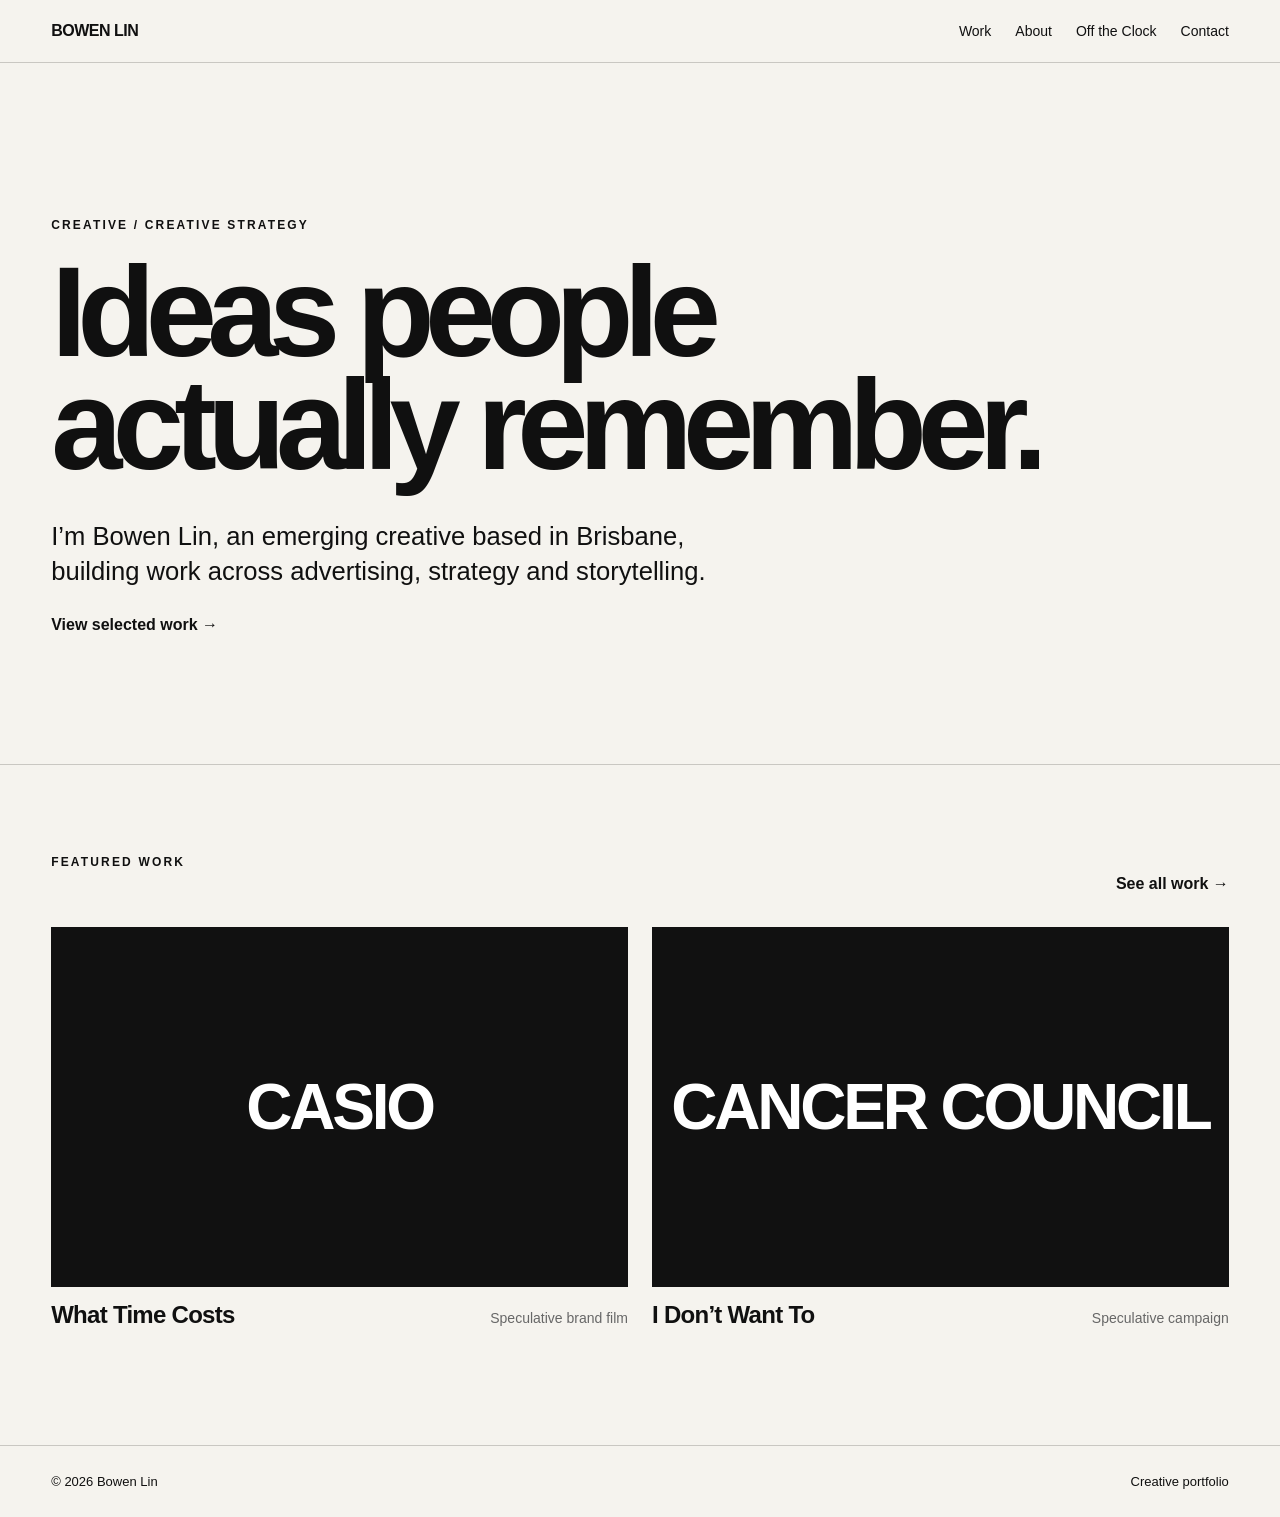
<file: index.html>
<!doctype html>
<html lang="en">
<head>
<meta charset="utf-8">
<meta name="viewport" content="width=device-width, initial-scale=1">
<title>Bowen Lin — Creative Portfolio</title>
<meta name="description" content="Creative portfolio of Bowen Lin.">
<link rel="stylesheet" href="style.css">
</head>
<body>
<header class="nav"><a class="brand" href="index.html">BOWEN LIN</a><nav><a href="work.html">Work</a><a href="about.html">About</a><a href="off-the-clock.html">Off the Clock</a><a href="contact.html">Contact</a></nav></header>
<main id="top">
<section class="hero">
<p class="eyebrow">CREATIVE / CREATIVE STRATEGY</p>
<h1>Ideas people<br>actually remember.</h1>
<p class="intro">I’m Bowen Lin, an emerging creative based in Brisbane, building work across advertising, strategy and storytelling.</p>
<a class="cta" href="work.html">View selected work →</a>
</section>
<section class="section">
<div class="featured-head"><p class="eyebrow">FEATURED WORK</p><a class="text-link" href="work.html">See all work →</a></div>
<div class="work-grid">
<a class="project" href="#"><div class="thumb"><span>CASIO</span></div><div class="project-meta"><h2>What Time Costs</h2><p>Speculative brand film</p></div></a>
<a class="project" href="#"><div class="thumb"><span>CANCER COUNCIL</span></div><div class="project-meta"><h2>I Don’t Want To</h2><p>Speculative campaign</p></div></a>
</div>
</section>
</main>
<footer><span>© <span id="year"></span> Bowen Lin</span><span>Creative portfolio</span></footer><script src="script.js"></script>
</body>
</html>
</file>
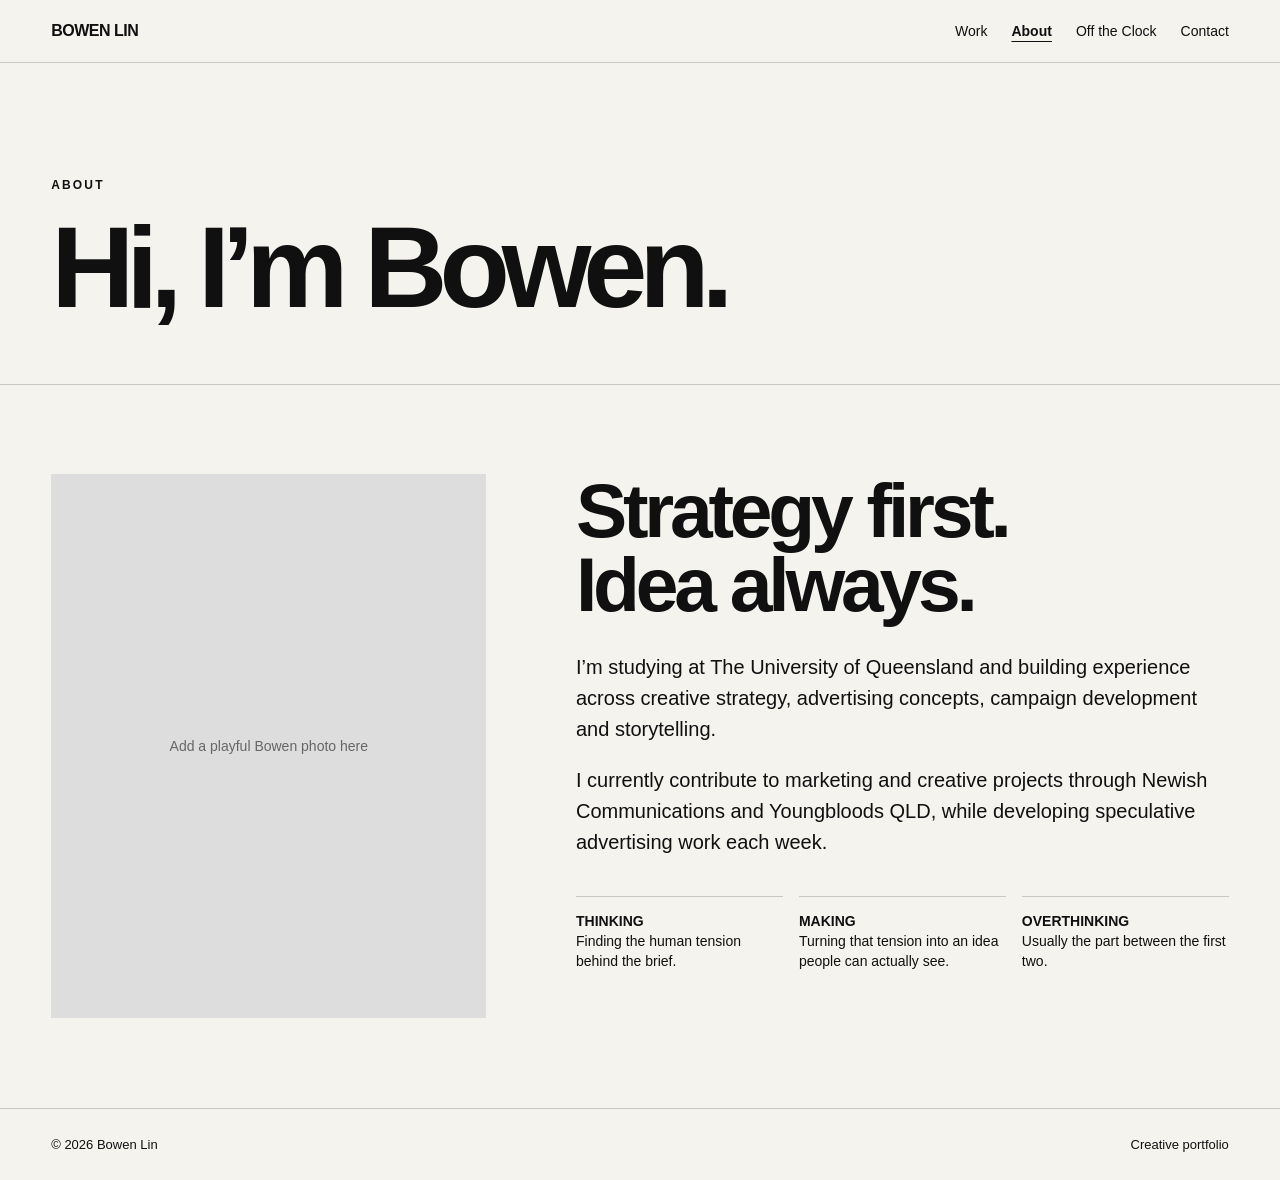
<file: about.html>
<!doctype html>
<html lang="en">
<head>
<meta charset="utf-8">
<meta name="viewport" content="width=device-width, initial-scale=1">
<title>About — Bowen Lin</title>
<meta name="description" content="Creative portfolio of Bowen Lin.">
<link rel="stylesheet" href="style.css">
</head>
<body>
<header class="nav"><a class="brand" href="index.html">BOWEN LIN</a><nav><a href="work.html">Work</a><a href="about.html" aria-current="page">About</a><a href="off-the-clock.html">Off the Clock</a><a href="contact.html">Contact</a></nav></header>
<main>
<section class="page-hero"><p class="eyebrow">ABOUT</p><h1>Hi, I’m Bowen.</h1></section>
<section class="section about-grid">
<div><div class="about-photo">Add a playful Bowen photo here</div></div>
<div class="about-copy"><h2>Strategy first.<br>Idea always.</h2>
<p>I’m studying at The University of Queensland and building experience across creative strategy, advertising concepts, campaign development and storytelling.</p>
<p>I currently contribute to marketing and creative projects through Newish Communications and Youngbloods QLD, while developing speculative advertising work each week.</p>
<div class="about-notes">
<div class="note"><strong>THINKING</strong><br>Finding the human tension behind the brief.</div>
<div class="note"><strong>MAKING</strong><br>Turning that tension into an idea people can actually see.</div>
<div class="note"><strong>OVERTHINKING</strong><br>Usually the part between the first two.</div>
</div></div>
</section>
</main>
<footer><span>© <span id="year"></span> Bowen Lin</span><span>Creative portfolio</span></footer><script src="script.js"></script>
</body>
</html>
</file>
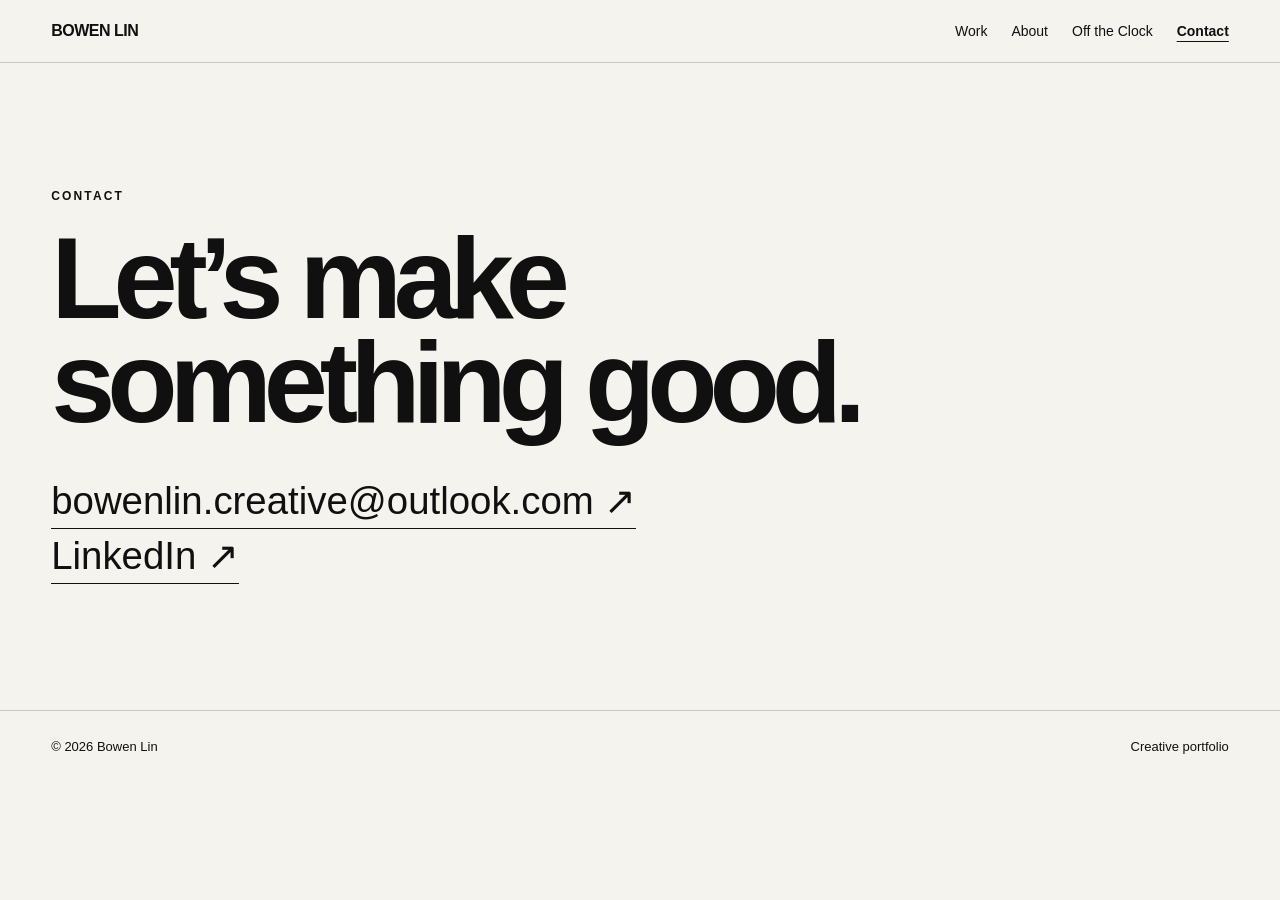
<file: contact.html>
<!doctype html>
<html lang="en">
<head>
<meta charset="utf-8">
<meta name="viewport" content="width=device-width, initial-scale=1">
<title>Contact — Bowen Lin</title>
<meta name="description" content="Creative portfolio of Bowen Lin.">
<link rel="stylesheet" href="style.css">
</head>
<body>
<header class="nav"><a class="brand" href="index.html">BOWEN LIN</a><nav><a href="work.html">Work</a><a href="about.html">About</a><a href="off-the-clock.html">Off the Clock</a><a href="contact.html" aria-current="page">Contact</a></nav></header>
<main>
<section class="section contact-page">
<p class="eyebrow">CONTACT</p>
<h1>Let’s make<br>something good.</h1>
<div class="contact-links">
<a href="mailto:bowenlin.creative@outlook.com">bowenlin.creative@outlook.com ↗</a>
<a href="https://www.linkedin.com/in/bowen-lin-/" target="_blank" rel="noreferrer">LinkedIn ↗</a>
</div>
</section>
</main>
<footer><span>© <span id="year"></span> Bowen Lin</span><span>Creative portfolio</span></footer><script src="script.js"></script>
</body>
</html>
</file>
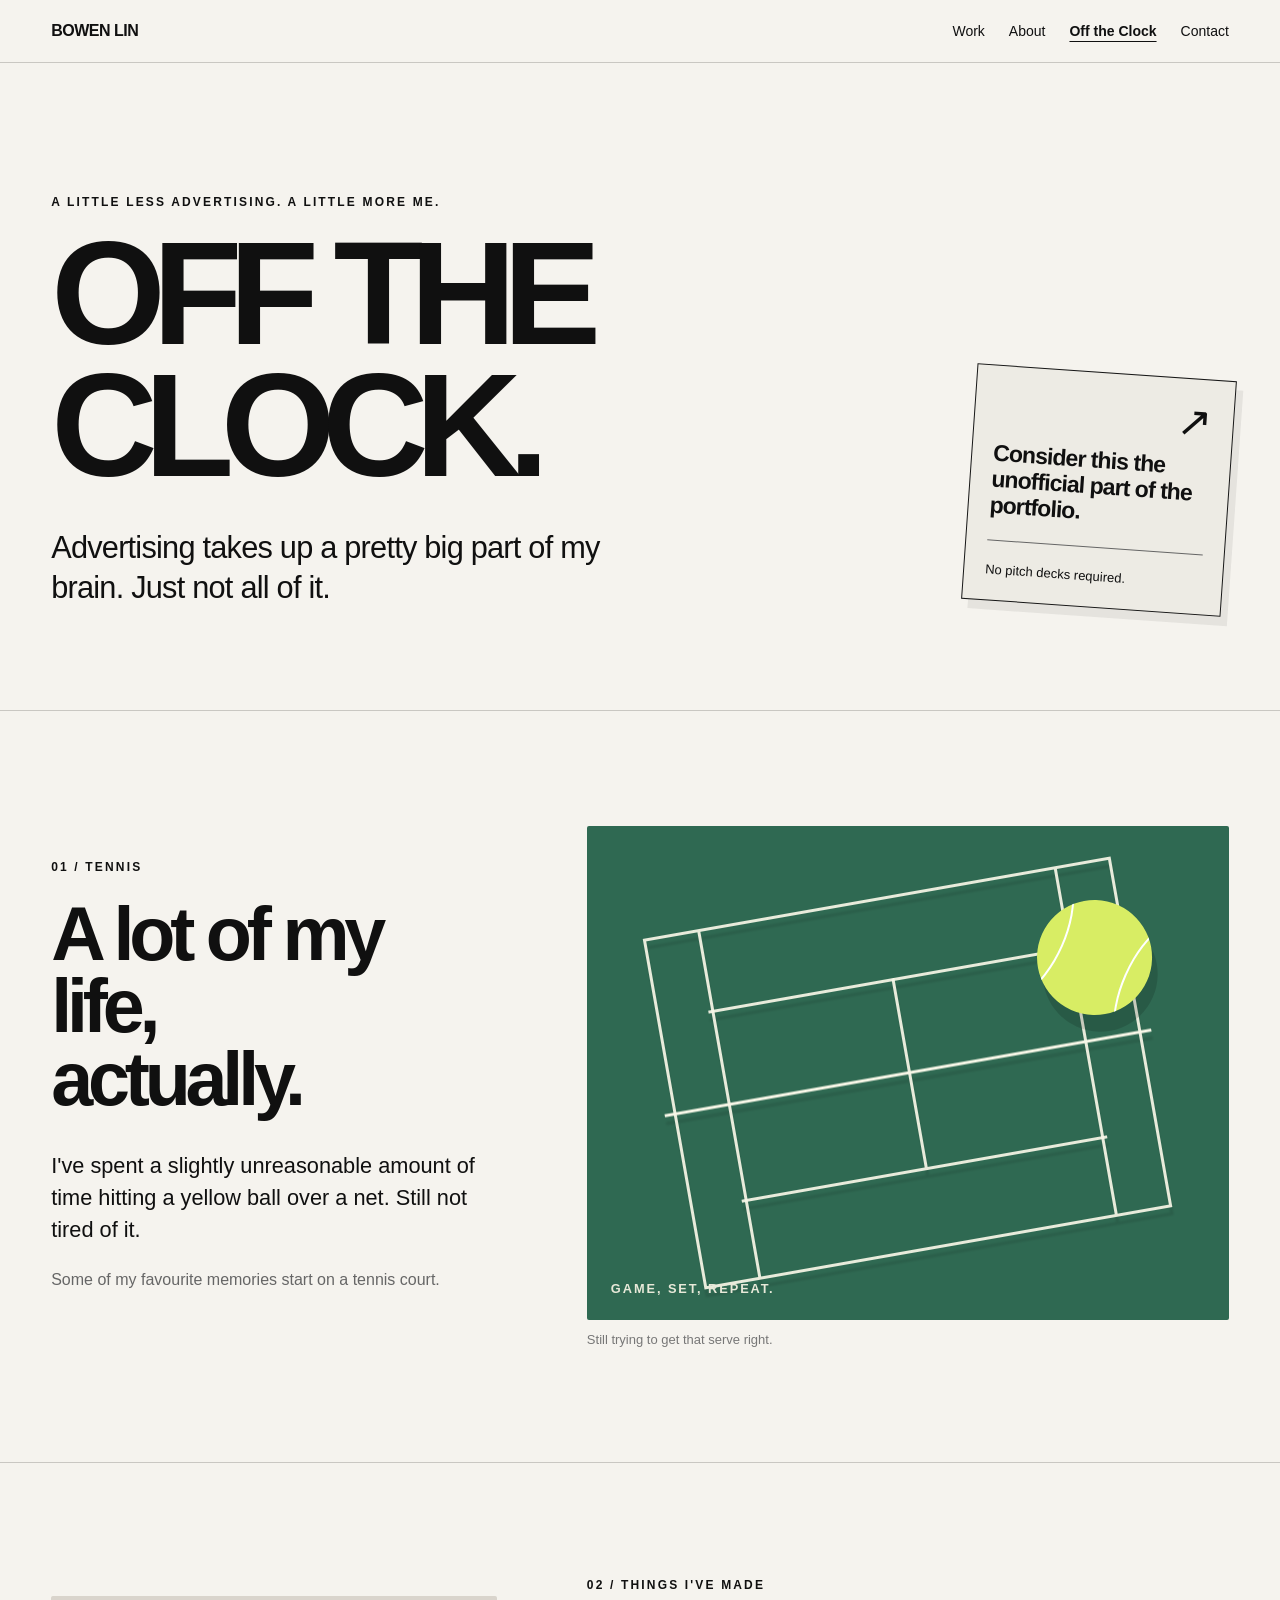
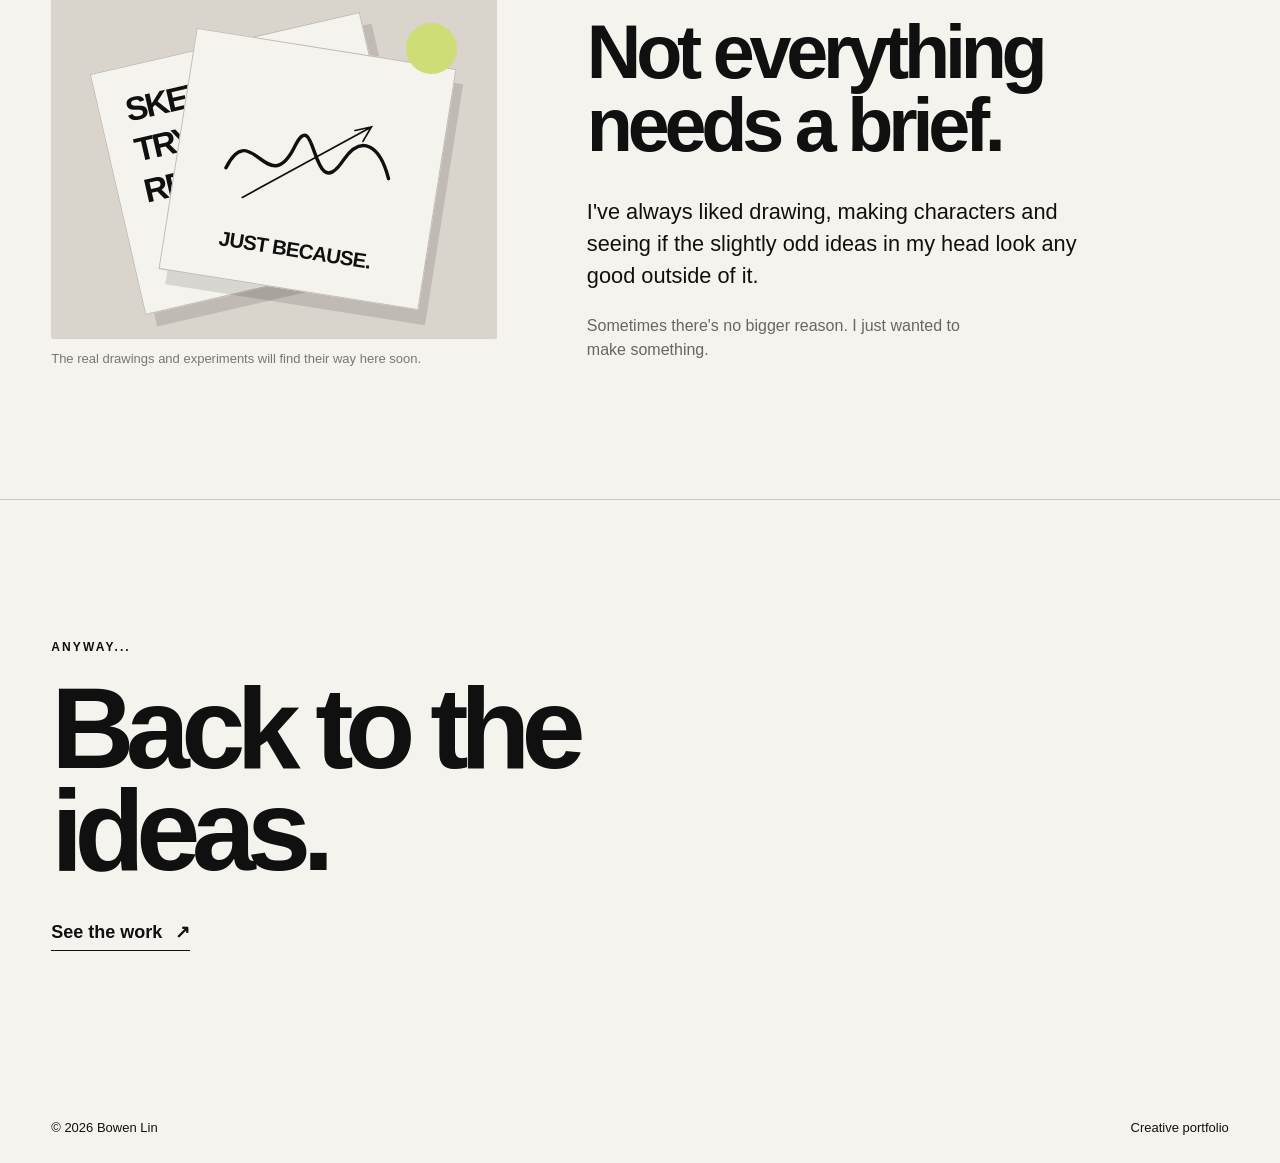
<file: off-the-clock.html>
<!doctype html>
<html lang="en">
<head>
<meta charset="utf-8">
<meta name="viewport" content="width=device-width, initial-scale=1">
<title>Off the Clock — Bowen Lin</title>
<meta name="description" content="A little more Bowen. Tennis, making things, and life outside the advertising brief.">
<link rel="stylesheet" href="style.css">
</head>
<body>
<header class="nav"><a class="brand" href="index.html">BOWEN LIN</a><nav aria-label="Main navigation"><a href="work.html">Work</a><a href="about.html">About</a><a href="off-the-clock.html" aria-current="page">Off the Clock</a><a href="contact.html">Contact</a></nav></header>
<main class="offclock-page">
    <section class="offclock-hero" aria-labelledby="offclock-title">
        <div class="offclock-hero-main">
            <p class="eyebrow">A LITTLE LESS ADVERTISING. A LITTLE MORE ME.</p>
            <h1 id="offclock-title">OFF THE<br><span>CLOCK.</span></h1>
            <p class="offclock-intro">Advertising takes up a pretty big part of my brain. Just not all of it.</p>
        </div>
        <aside class="offclock-side-note" aria-label="A quick introduction">
            <span class="offclock-doodle" aria-hidden="true">↗</span>
            <p>Consider this the unofficial part of the portfolio.</p>
            <span class="offclock-mini-rule" aria-hidden="true"></span>
            <p class="offclock-side-small">No pitch decks required.</p>
        </aside>
    </section>

    <section class="offclock-feature" id="tennis" aria-labelledby="tennis-title">
        <div class="offclock-feature-copy">
            <p class="eyebrow">01 / TENNIS</p>
            <h2 id="tennis-title">A lot of my life,<br>actually.</h2>
            <p>I've spent a slightly unreasonable amount of time hitting a yellow ball over a net. Still not tired of it.</p>
            <p class="offclock-detail">Some of my favourite memories start on a tennis court.</p>
        </div>
        <div class="offclock-feature-art">
            <div class="tennis-illustration" role="img" aria-label="A graphic illustration of a green tennis court and a yellow tennis ball">
                <div class="tennis-court">
                    <div class="court-outer"></div>
                    <div class="court-net"></div>
                    <div class="court-centre"></div>
                    <div class="court-service court-service-left"></div>
                    <div class="court-service court-service-right"></div>
                </div>
                <div class="tennis-ball" aria-hidden="true"></div>
                <span class="tennis-corner-note" aria-hidden="true">GAME, SET, REPEAT.</span>
            </div>
            <p class="offclock-art-caption">Still trying to get that serve right.</p>
        </div>
    </section>

    <section class="offclock-feature offclock-feature-reverse" id="making" aria-labelledby="making-title">
        <div class="offclock-feature-copy">
            <p class="eyebrow">02 / THINGS I'VE MADE</p>
            <h2 id="making-title">Not everything<br>needs a brief.</h2>
            <p>I've always liked drawing, making characters and seeing if the slightly odd ideas in my head look any good outside of it.</p>
            <p class="offclock-detail">Sometimes there's no bigger reason. I just wanted to make something.</p>
        </div>
        <div class="offclock-feature-art">
            <div class="art-illustration" role="img" aria-label="A playful arrangement of blank sketchbook-style sheets with decorative lines; personal artwork will be added later">
                <div class="art-paper art-paper-back" aria-hidden="true">
                    <span>SKETCH.</span><span>TRY.</span><span>REPEAT.</span>
                </div>
                <div class="art-paper art-paper-front" aria-hidden="true">
                    <svg class="art-squiggle" viewBox="0 0 220 145" fill="none" xmlns="http://www.w3.org/2000/svg">
                      <path d="M16 91C36 28 70 122 91 54C108 -1 121 122 149 61C165 28 188 37 204 74" stroke="currentColor" stroke-width="4" stroke-linecap="round"/>
                      <path d="M40 122L175 18M157 25L175 18L168 36" stroke="currentColor" stroke-width="2" stroke-linecap="round"/>
                    </svg>
                    <span>JUST BECAUSE.</span>
                </div>
                <div class="art-dot" aria-hidden="true"></div>
            </div>
            <p class="offclock-art-caption">The real drawings and experiments will find their way here soon.</p>
        </div>
    </section>

    <section class="offclock-outro">
        <p class="eyebrow">ANYWAY...</p>
        <h2>Back to the<br>ideas.</h2>
        <a class="offclock-link" href="work.html">See the work <span aria-hidden="true">↗</span></a>
    </section>
</main>
<footer><span>© <span id="year"></span> Bowen Lin</span><span>Creative portfolio</span></footer>
<script src="script.js"></script>
</body>
</html>
</file>
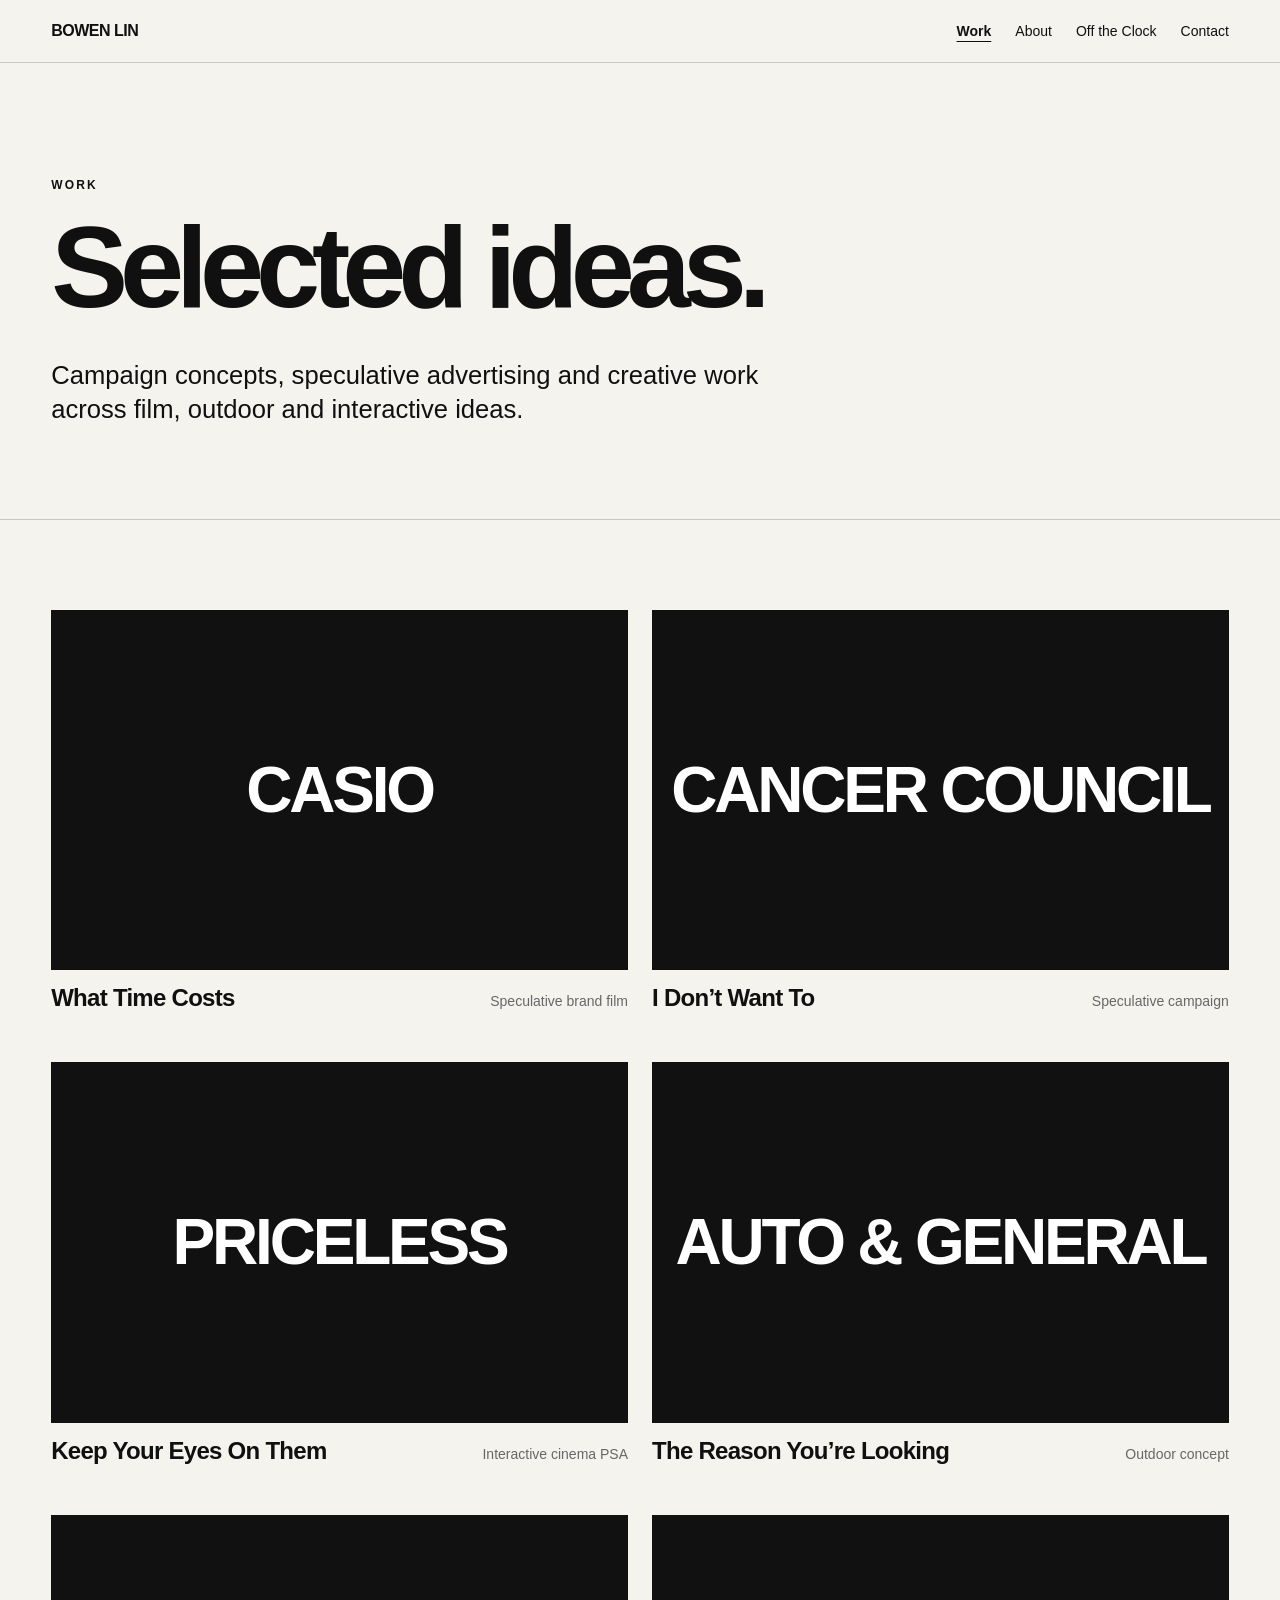
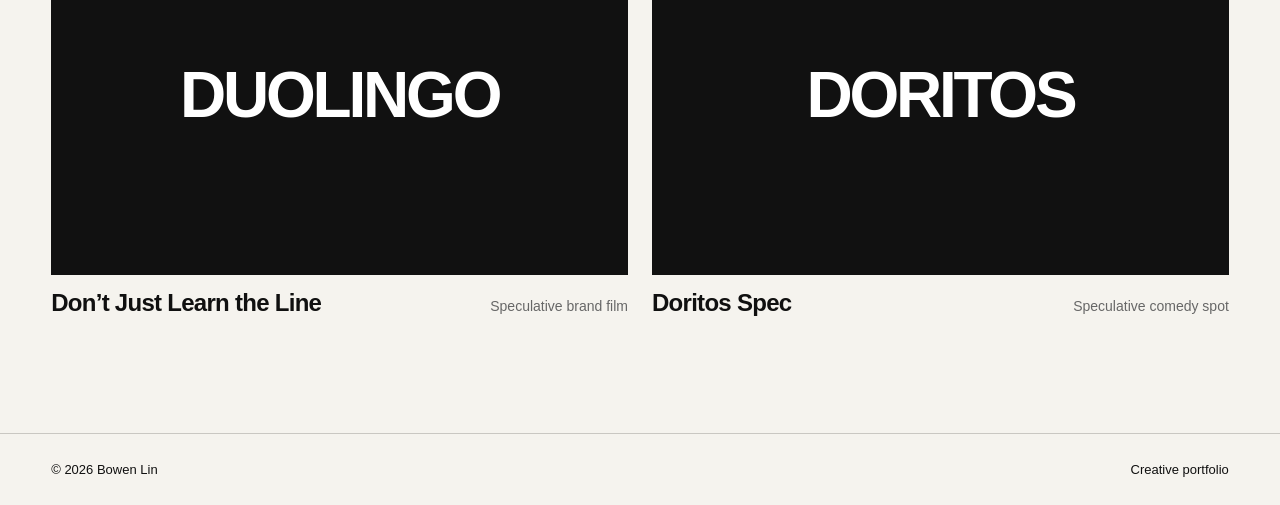
<file: work.html>
<!doctype html>
<html lang="en">
<head>
<meta charset="utf-8">
<meta name="viewport" content="width=device-width, initial-scale=1">
<title>Work — Bowen Lin</title>
<meta name="description" content="Creative portfolio of Bowen Lin.">
<link rel="stylesheet" href="style.css">
</head>
<body>
<header class="nav"><a class="brand" href="index.html">BOWEN LIN</a><nav><a href="work.html" aria-current="page">Work</a><a href="about.html">About</a><a href="off-the-clock.html">Off the Clock</a><a href="contact.html">Contact</a></nav></header>
<main>
<section class="page-hero"><p class="eyebrow">WORK</p><h1>Selected ideas.</h1><p class="intro">Campaign concepts, speculative advertising and creative work across film, outdoor and interactive ideas.</p></section>
<section class="section"><div class="work-grid">
<a class="project" href="#"><div class="thumb"><span>CASIO</span></div><div class="project-meta"><h2>What Time Costs</h2><p>Speculative brand film</p></div></a>
<a class="project" href="#"><div class="thumb"><span>CANCER COUNCIL</span></div><div class="project-meta"><h2>I Don’t Want To</h2><p>Speculative campaign</p></div></a>
<a class="project" href="#"><div class="thumb"><span>PRICELESS</span></div><div class="project-meta"><h2>Keep Your Eyes On Them</h2><p>Interactive cinema PSA</p></div></a>
<a class="project" href="#"><div class="thumb"><span>AUTO & GENERAL</span></div><div class="project-meta"><h2>The Reason You’re Looking</h2><p>Outdoor concept</p></div></a>
<a class="project" href="#"><div class="thumb"><span>DUOLINGO</span></div><div class="project-meta"><h2>Don’t Just Learn the Line</h2><p>Speculative brand film</p></div></a>
<a class="project" href="#"><div class="thumb"><span>DORITOS</span></div><div class="project-meta"><h2>Doritos Spec</h2><p>Speculative comedy spot</p></div></a>
</div></section>
</main>
<footer><span>© <span id="year"></span> Bowen Lin</span><span>Creative portfolio</span></footer><script src="script.js"></script>
</body>
</html>
</file>
<file: style.css>
*{box-sizing:border-box}html{scroll-behavior:smooth}body{margin:0;background:#f5f3ee;color:#101010;font-family:Arial,Helvetica,sans-serif}a{color:inherit;text-decoration:none}.nav{position:sticky;top:0;z-index:10;display:flex;justify-content:space-between;align-items:center;padding:22px 4vw;border-bottom:1px solid #c9c7c2;background:rgba(245,243,238,.94);backdrop-filter:blur(10px)}.brand{font-weight:800;letter-spacing:-.03em}.nav nav{display:flex;gap:24px;font-size:14px}.hero{min-height:78vh;display:flex;flex-direction:column;justify-content:center;padding:8vw 4vw 6vw;border-bottom:1px solid #c9c7c2}.eyebrow{font-size:12px;letter-spacing:.18em;font-weight:700;margin:0 0 24px}.hero h1{font-size:clamp(56px,10vw,150px);line-height:.88;letter-spacing:-.075em;margin:0;max-width:1200px}.intro{font-size:clamp(18px,2vw,28px);line-height:1.35;max-width:720px;margin:38px 0 28px}.cta{font-weight:700}.section{padding:7vw 4vw;border-bottom:1px solid #c9c7c2}.section-head{display:flex;justify-content:space-between;align-items:end;gap:20px;margin-bottom:34px}.small{font-size:14px;color:#676767;margin:0}.work-grid{display:grid;grid-template-columns:repeat(2,minmax(0,1fr));gap:24px}.project{display:block}.thumb{aspect-ratio:16/10;background:#111;color:#fff;display:flex;align-items:center;justify-content:center;font-size:clamp(28px,5vw,74px);font-weight:900;letter-spacing:-.05em;overflow:hidden;transition:transform .25s ease}.project:hover .thumb{transform:scale(.992)}.project-meta{display:flex;justify-content:space-between;align-items:baseline;gap:20px;padding:14px 0 26px}.project-meta h2{font-size:24px;margin:0;letter-spacing:-.03em}.project-meta p{font-size:14px;color:#676767;margin:0}.split{display:grid;grid-template-columns:1.1fr .9fr;gap:8vw}.big{font-size:clamp(42px,6vw,90px);line-height:.95;letter-spacing:-.06em;margin:0}.body-copy{font-size:22px;line-height:1.45;max-width:620px}.body-copy p:first-child{margin-top:0}.contact h2{font-size:clamp(44px,7vw,100px);letter-spacing:-.06em;margin:0 0 36px}.contact p{font-size:20px;margin:10px 0}footer{display:flex;justify-content:space-between;padding:28px 4vw;font-size:13px}@media(max-width:760px){.nav nav{gap:14px}.hero{min-height:68vh}.work-grid{grid-template-columns:1fr}.section-head,.project-meta,footer{align-items:flex-start;flex-direction:column}.split{grid-template-columns:1fr}.project-meta{gap:6px}}
.page-hero{padding:9vw 4vw 5vw;border-bottom:1px solid #c9c7c2}
.page-hero h1{font-size:clamp(58px,9vw,138px);line-height:.9;letter-spacing:-.07em;margin:0}
.featured-head{display:flex;justify-content:space-between;align-items:end;gap:20px;margin-bottom:34px}
.text-link{font-weight:700}
.nav a[aria-current="page"]{font-weight:700;text-decoration:underline;text-underline-offset:5px}
.about-grid{display:grid;grid-template-columns:.8fr 1.2fr;gap:7vw;align-items:start}
.about-photo{aspect-ratio:4/5;background:#ddd;display:flex;align-items:center;justify-content:center;color:#666;font-size:14px}
.about-copy h2{font-size:clamp(42px,6vw,88px);line-height:.96;letter-spacing:-.055em;margin:0 0 30px}
.about-copy p{font-size:20px;line-height:1.55;max-width:720px}
.about-notes{margin-top:38px;display:grid;grid-template-columns:repeat(3,1fr);gap:16px}
.note{border-top:1px solid #c9c7c2;padding-top:14px;font-size:14px;line-height:1.45}
.contact-page{min-height:72vh;display:flex;flex-direction:column;justify-content:center}
.contact-page h1{font-size:clamp(58px,9vw,138px);line-height:.9;letter-spacing:-.07em;margin:0 0 40px}
.contact-links{font-size:clamp(22px,3vw,42px);line-height:1.4}
.contact-links a{display:block;width:max-content;border-bottom:1px solid currentColor}
@media(max-width:760px){.about-grid{grid-template-columns:1fr}.about-notes{grid-template-columns:1fr}.featured-head{align-items:flex-start;flex-direction:column}}


/* Off the Clock: personal page, intentionally separate from the work gallery. */
.offclock-page{overflow:hidden}
.offclock-hero{min-height:72vh;padding:clamp(74px,9vw,150px) 4vw 8vw;display:grid;grid-template-columns:minmax(0,1fr) 260px;align-items:end;gap:5vw;border-bottom:1px solid #c9c7c2}
.offclock-hero h1{font-size:clamp(68px,11.5vw,175px);line-height:.82;letter-spacing:-.09em;margin:0;max-width:1150px}
.offclock-hero h1 span{display:inline-block;margin-top:.08em}
.offclock-intro{font-size:clamp(20px,2.4vw,31px);line-height:1.3;max-width:610px;margin:42px 0 0;letter-spacing:-.025em}
.offclock-side-note{transform:rotate(4deg);border:1.5px solid #171717;min-height:236px;max-width:260px;padding:22px 21px;display:flex;flex-direction:column;justify-content:space-between;background:#edebe4;box-shadow:7px 9px 0 rgba(30,30,30,.075)}
.offclock-side-note p{font-size:clamp(18px,2vw,23px);font-weight:700;letter-spacing:-.04em;line-height:1.13;margin:4px 0 16px}
.offclock-side-note .offclock-side-small{font-size:13px;font-weight:400;letter-spacing:0;margin:16px 0 0}
.offclock-mini-rule{display:block;border-top:1px solid #666;width:100%}
.offclock-doodle{font-size:42px;line-height:1;align-self:flex-end}
.offclock-feature{display:grid;grid-template-columns:minmax(0,.82fr) minmax(0,1.18fr);gap:clamp(30px,7vw,130px);padding:clamp(80px,9vw,145px) 4vw;align-items:center;border-bottom:1px solid #c9c7c2}
.offclock-feature-copy{max-width:580px}
.offclock-feature-copy h2{font-size:clamp(42px,5.9vw,90px);line-height:.96;letter-spacing:-.069em;margin:0 0 35px}
.offclock-feature-copy p:not(.eyebrow){font-size:clamp(18px,1.7vw,24px);line-height:1.47;margin:0 0 22px;max-width:520px}
.offclock-feature-copy .offclock-detail{color:#666;font-size:16px!important;max-width:390px!important}
.offclock-feature-art{min-width:0}
.offclock-art-caption{font-size:13px;color:#777;margin:12px 0 0}
.tennis-illustration{aspect-ratio:1.3;background:#2f6952;position:relative;isolation:isolate;overflow:hidden;border-radius:2px}
.tennis-court{position:absolute;inset:14% 13%;transform:rotate(-10deg);filter:drop-shadow(0 8px 1px rgba(0,0,0,.12))}
.court-outer{position:absolute;inset:0;border:3px solid rgba(248,247,232,.92)}
.court-outer:before,.court-outer:after{content:"";position:absolute;top:0;bottom:0;width:3px;background:rgba(248,247,232,.92)}
.court-outer:before{left:11%}.court-outer:after{right:11%}
.court-net{position:absolute;top:50%;left:-2%;width:104%;border-top:3px solid #f8f7e8;transform:translateY(-50%)}
.court-centre{position:absolute;top:23%;bottom:23%;left:50%;border-left:3px solid rgba(248,247,232,.92)}
.court-service{position:absolute;left:11%;right:11%;border-top:3px solid rgba(248,247,232,.92)}
.court-service-left{top:23%}.court-service-right{top:77%}
.tennis-ball{width:clamp(54px,9vw,128px);aspect-ratio:1;position:absolute;top:15%;right:12%;background:#d8ed64;border-radius:50%;box-shadow:12px 13px 0 rgba(0,0,0,.14);transform:rotate(24deg);overflow:hidden}
.tennis-ball:before,.tennis-ball:after{content:"";position:absolute;border:2px solid #fff;border-radius:50%;width:84%;height:145%;top:-22%}
.tennis-ball:before{left:-67%}.tennis-ball:after{right:-67%}
.tennis-corner-note{position:absolute;bottom:24px;left:24px;font-weight:700;letter-spacing:.15em;color:#e8e9d9;font-size:clamp(10px,1vw,13px)}
.offclock-feature-reverse .offclock-feature-copy{grid-column:2;grid-row:1}
.offclock-feature-reverse .offclock-feature-art{grid-column:1;grid-row:1}
.art-illustration{position:relative;aspect-ratio:1.3;background:#d9d4cc;overflow:hidden;border-radius:2px}
.art-paper{position:absolute;background:#f5f3ee;border:1px solid #c1bdb4;box-shadow:9px 14px 0 rgba(0,0,0,.12);display:flex;flex-direction:column}
.art-paper-back{inset:13% 24% 15% 14%;transform:rotate(-13deg);padding:26px;gap:8px;font-weight:800;font-size:clamp(17px,2.6vw,38px);letter-spacing:-.07em;line-height:1}
.art-paper-front{inset:15% 13% 14% 28%;transform:rotate(9deg);align-items:center;justify-content:space-between;padding:12% 8% 6%}
.art-squiggle{width:100%;max-width:270px;stroke:#151515}
.art-paper-front span{font-size:clamp(13px,1.6vw,23px);font-weight:800;letter-spacing:-.04em;white-space:nowrap}
.art-dot{position:absolute;right:9%;top:8%;height:clamp(26px,4vw,54px);aspect-ratio:1;border-radius:50%;background:#cfdd76}
.offclock-outro{padding:clamp(90px,11vw,180px) 4vw;min-height:55vh;display:flex;flex-direction:column;justify-content:center;align-items:flex-start}
.offclock-outro h2{font-size:clamp(60px,9vw,145px);line-height:.88;letter-spacing:-.075em;margin:0 0 40px}
.offclock-link{font-size:18px;font-weight:700;border-bottom:1px solid currentColor;padding:0 0 7px;transition:gap .2s}
.offclock-link span{margin-left:8px}
.offclock-link:hover{color:#40624c}
@media(max-width:900px){.offclock-hero{grid-template-columns:minmax(0,1fr) 200px}.offclock-side-note{min-height:190px;padding:17px}.offclock-feature{gap:5vw}}
@media(max-width:760px){
  .nav{flex-wrap:wrap;gap:13px;padding:16px 4vw 15px}
  .nav nav{width:100%;flex-wrap:wrap;gap:10px 20px;font-size:13px}
  .offclock-hero{grid-template-columns:1fr;min-height:unset;padding:85px 4vw 74px;gap:34px}
  .offclock-hero h1{font-size:clamp(66px,16vw,110px)}
  .offclock-intro{margin-top:32px}
  .offclock-side-note{max-width:285px;min-height:160px;transform:rotate(2deg);margin:0 0 0 auto}
  .offclock-feature,.offclock-feature-reverse{grid-template-columns:1fr;gap:25px;padding:70px 4vw}
  .offclock-feature-reverse .offclock-feature-copy,.offclock-feature-reverse .offclock-feature-art{grid-column:1;grid-row:auto}
  .offclock-feature-copy h2{margin-bottom:24px}
  .offclock-feature-copy p:not(.eyebrow){font-size:19px}
  .offclock-outro{min-height:50vh}
}
@media(prefers-reduced-motion:reduce){html{scroll-behavior:auto}.offclock-link{transition:none}}
</file>
